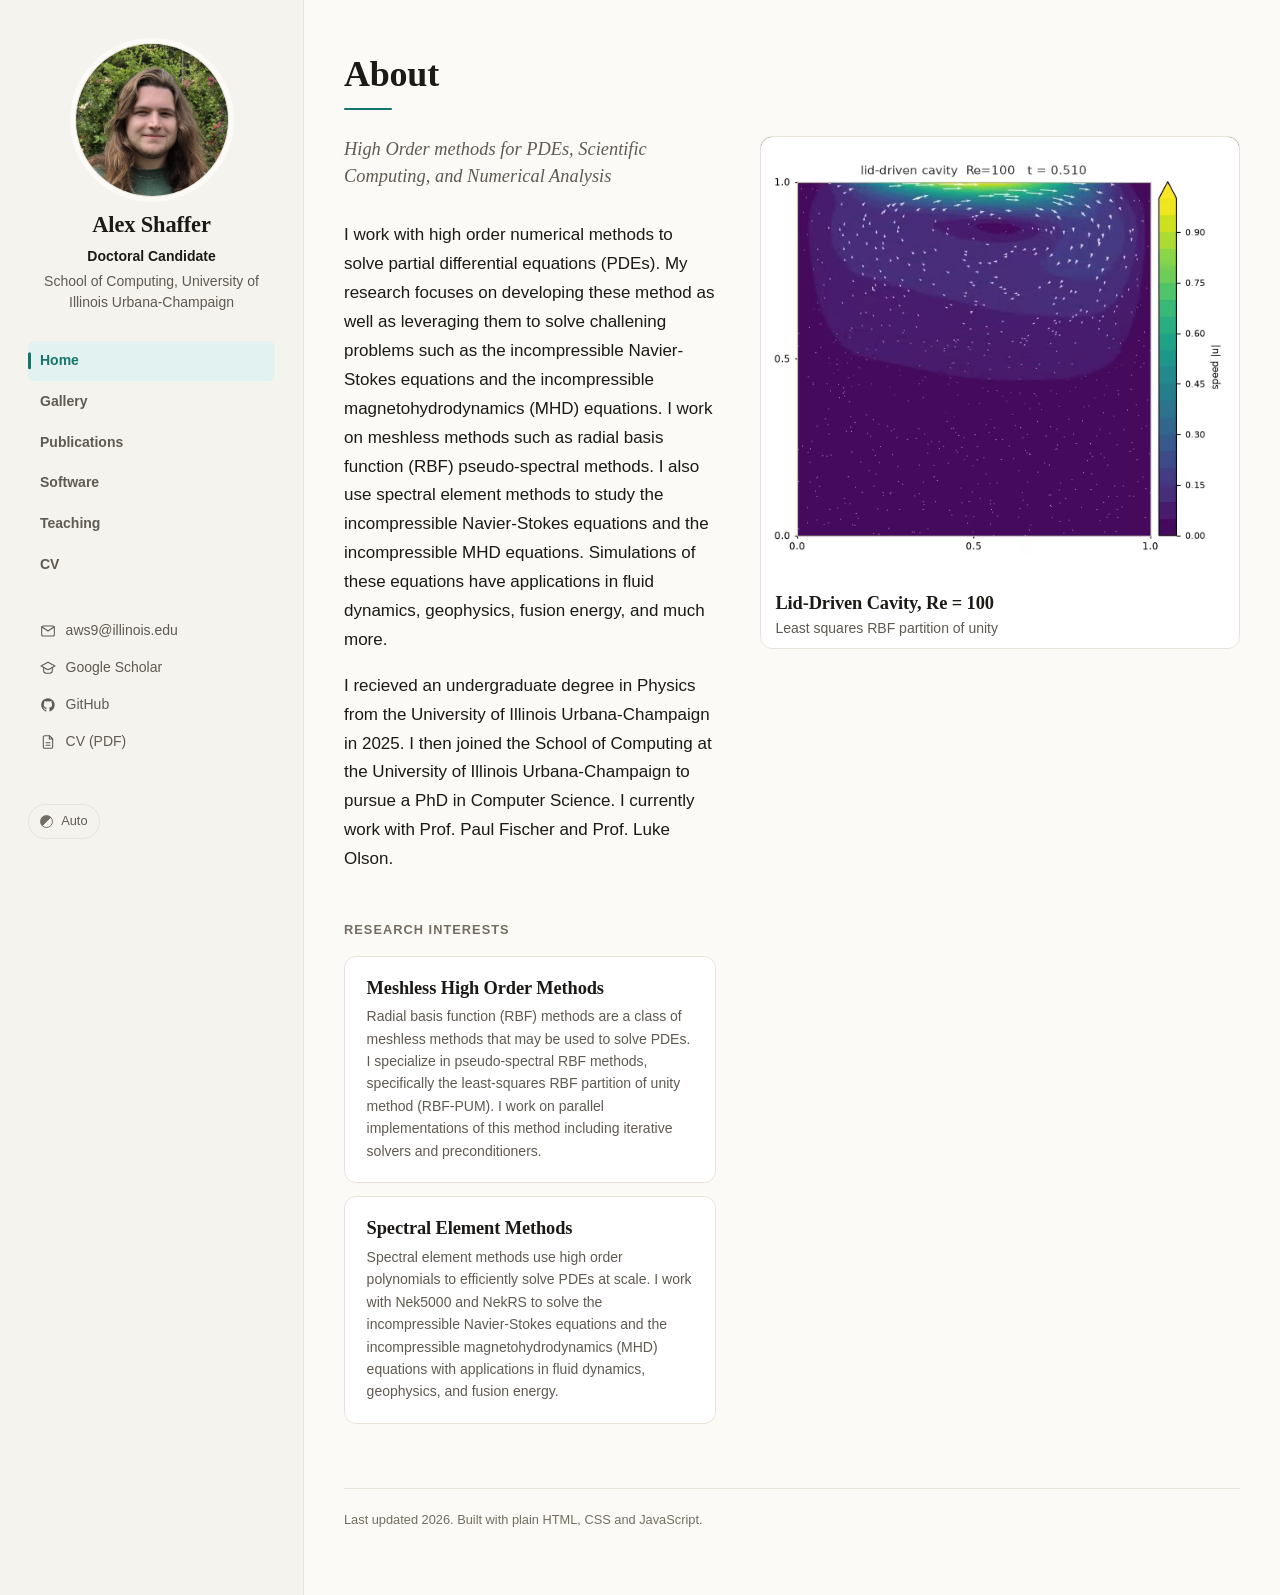
<file: index.html>
<!DOCTYPE html>
<html lang="en">
<head>
<meta charset="utf-8">
<meta name="viewport" content="width=device-width, initial-scale=1">

<!-- ===== EDIT THESE THREE LINES when you fill in your real details ===== -->
<title>Your Name</title>
<meta name="description" content="Personal academic website of Your Name, Placeholder Position at Placeholder University.">
<meta name="author" content="Your Name">
<!-- ==================================================================== -->

<meta property="og:type" content="profile">
<meta property="og:title" content="Your Name">
<meta property="og:description" content="Personal academic website of Your Name, Placeholder Position at Placeholder University.">
<meta name="twitter:card" content="summary">
<meta name="color-scheme" content="light dark">

<link rel="icon" href="data:image/svg+xml,<svg xmlns='http://www.w3.org/2000/svg' viewBox='0 0 100 100'><rect width='100' height='100' rx='20' fill='%232f6fed'/><text x='50' y='70' font-size='58' font-family='Georgia,serif' fill='white' text-anchor='middle'>A</text></svg>">
<link rel="stylesheet" href="assets/css/style.css">

<!-- Applied before first paint so a dark-mode reload doesn't flash white. -->
<script>
  try {
    var t = localStorage.getItem("theme");
    if (t === "light" || t === "dark") document.documentElement.dataset.theme = t;
  } catch (e) {}
</script>

<script type="application/ld+json">
{
  "@context": "https://schema.org",
  "@type": "Person",
  "name": "Your Name",
  "jobTitle": "Placeholder Position",
  "affiliation": { "@type": "Organization", "name": "Placeholder University" }
}
</script>
</head>

<body>

<!--
  ============================================================================
  You should not need to edit this file to change content — all of it comes
  from the files in content/. The only reason to touch index.html is to ADD or
  REMOVE A TAB, which means adding or removing one <section data-route="...">
  block below (and the matching line in content/site.js). See README.md.
  ============================================================================
-->

<a class="skip-link" href="#main">Skip to content</a>

<noscript>
  <div class="noscript-note">
    <h1>Your Name</h1>
    <p>Placeholder Position, Department of Placeholder, Placeholder University.</p>
    <p>This site needs JavaScript to display its content.
       You can reach me at <a href="mailto:you@example.edu">you@example.edu</a>.</p>
  </div>
</noscript>

<div class="layout">

  <!-- ===================== Sidebar (filled by JS) ===================== -->
  <header class="sidebar" id="sidebar">
    <div class="sidebar-inner">

      <div class="identity">
        <img class="avatar" id="avatar" alt="" width="160" height="160">
        <h1 class="identity-name" id="identity-name"></h1>
        <p class="identity-title" id="identity-title"></p>
        <p class="identity-affil" id="identity-affil"></p>
      </div>

      <nav class="nav" id="nav" aria-label="Sections"></nav>

      <ul class="links" id="links"></ul>

      <div class="sidebar-foot">
        <button class="theme-toggle" id="theme-toggle" type="button"
                aria-label="Switch colour theme">
          <span class="theme-toggle-icon" aria-hidden="true"></span>
          <span class="theme-toggle-label" id="theme-toggle-label">Auto</span>
        </button>
      </div>

    </div>
  </header>

  <!-- ===================== Content panels ===================== -->
  <main class="content" id="main">

    <!-- To add a tab, copy one of these blocks, change data-route, and add a
         matching { route, label } line to `nav` in content/site.js. -->

    <section class="panel" data-route="home" tabindex="-1" aria-labelledby="home-h">
      <h2 class="panel-title" id="home-h">About</h2>
      <div id="home-body"></div>
    </section>

    <section class="panel" data-route="gallery" tabindex="-1" aria-labelledby="gallery-h">
      <h2 class="panel-title" id="gallery-h">Gallery</h2>
      <div id="gallery-body"></div>
    </section>

    <section class="panel" data-route="publications" tabindex="-1" aria-labelledby="pubs-h">
      <h2 class="panel-title" id="pubs-h">Publications</h2>
      <div id="pubs-body"></div>
    </section>

    <section class="panel" data-route="software" tabindex="-1" aria-labelledby="soft-h">
      <h2 class="panel-title" id="soft-h">Software</h2>
      <div id="software-body"></div>
    </section>

    <section class="panel" data-route="teaching" tabindex="-1" aria-labelledby="teach-h">
      <h2 class="panel-title" id="teach-h">Teaching</h2>
      <div id="teaching-body"></div>
    </section>

    <section class="panel" data-route="cv" tabindex="-1" aria-labelledby="cv-h">
      <h2 class="panel-title" id="cv-h">Curriculum Vitae</h2>
      <div id="cv-body"></div>
    </section>

    <footer class="site-foot" id="site-foot"></footer>

  </main>

</div>

<!-- Content first, then code. -->
<script src="content/site.js"></script>
<script src="content/software.js"></script>
<script src="content/teaching.js"></script>
<script src="content/cv.js"></script>
<script src="content/media.js"></script>

<!-- render.js must come before media.js — media.js borrows its helpers. -->
<script src="assets/js/bibtex.js"></script>
<script src="assets/js/render.js"></script>
<script src="assets/js/media.js"></script>
<script src="assets/js/app.js"></script>

</body>
</html>
</file>
<file: assets/css/style.css>
/* ============================================================================
   style.css

   Organised as:
     1. Design tokens (colours, spacing, type) — change the palette here
     2. Reset & base
     3. Layout: sidebar + content
     4. Sidebar pieces
     5. Panels & shared bits (buttons, prose, cards)
     6. Home / Publications / Software / Teaching / CV
     7. Responsive
     8. Print
     9. Standalone pages (404, noscript)

   To restyle the whole site, you mostly only need section 1.
   ========================================================================== */


/* == 1. Design tokens ====================================================== */

:root {
  /* Accent — the one colour that carries the site. Drawn from the viridis
     colormap so it sits with the simulation clips rather than fighting them.
     These exact values are chosen for contrast: #15756e is 5.29:1 on --bg,
     which normal body text needs. Lightening it will fail WCAG AA. */
  --accent:        #15756e;
  --accent-soft:   #e2f2f0;
  --accent-ink:    #0f5a55;

  /* Surfaces. --bg-raised must stay distinct from --bg or cards stop reading
     as raised and the shadows do nothing. */
  --bg:            #fbfaf7;
  --bg-sunken:     #f3f1ec;
  --bg-raised:     #ffffff;
  --sidebar-bg:    #f5f3ee;

  /* Text. --ink-faint is deliberately darker than it looks like it should be:
     the obvious warm grey (#8a847a) is only 3.55:1 on --bg and this token is
     used for captions and metadata. */
  --ink:           #1c1a17;
  --ink-muted:     #5f5a52;
  --ink-faint:     #736d63;

  /* Lines */
  --line:          #e7e3da;
  --line-strong:   #d3cdc0;

  /* Effects */
  --shadow-sm:     0 1px 2px rgba(60, 50, 35, .06);
  --shadow-md:     0 4px 18px -5px rgba(60, 50, 35, .16);
  --radius:        12px;
  --radius-sm:     6px;

  /* Type */
  --font: -apple-system, BlinkMacSystemFont, "Segoe UI", Roboto, "Helvetica Neue",
          Arial, "Noto Sans", sans-serif;
  --font-serif: ui-serif, Georgia, "Iowan Old Style", "Palatino Linotype",
                "Book Antiqua", Palatino, "Times New Roman", serif;
  --font-mono: ui-monospace, SFMono-Regular, "SF Mono", Menlo, Consolas,
               "Liberation Mono", monospace;

  /* A ~1.2 modular scale. Use these, not ad-hoc rem values — the previous
     stylesheet had 15+ sizes with 12 of them between .78 and 1.0rem, which
     is why nothing had any hierarchy. */
  --t-xs:          .8rem;       /* pills, smallest metadata */
  --t-sm:          .875rem;     /* captions, buttons, chips, supporting text */
  --t-base:        1.0625rem;   /* body — 17px */
  --t-md:          1.15rem;     /* card and interest headings */
  --t-lg:          1.4rem;      /* sidebar name, gallery titles */
  --t-xl:          1.75rem;
  --t-2xl:         2.25rem;     /* panel titles */

  /* Metrics */
  --sidebar-w:     19rem;
  --pad:           2.5rem;

  /* Two content widths, because prose and grids want different things.
     --measure keeps running text at a readable line length; --wide lets
     grids, media and the CV preview use the screen they're given. */
  --measure:       42rem;
  --wide:          82rem;
  --rail-w:        26rem;   /* floor; the rail grows to --rail-max if there's room */
  --rail-max:      30rem;
}

/* Dark palette. Defined twice: once for the OS preference (unless the user has
   explicitly chosen light), once for the explicit toggle. */
@media (prefers-color-scheme: dark) {
  :root:not([data-theme="light"]) {
    --accent:      #5fcfc0;
    --accent-soft: #123330;
    --accent-ink:  #8fded2;

    --bg:          #10131a;
    --bg-sunken:   #161a23;
    --bg-raised:   #171b24;
    --sidebar-bg:  #0c0f15;

    --ink:         #e6e9ef;
    --ink-muted:   #a2abba;
    --ink-faint:   #798394;

    --line:        #242a36;
    --line-strong: #333b4a;

    --shadow-sm:   0 1px 2px rgba(0, 0, 0, .4);
    --shadow-md:   0 4px 16px -4px rgba(0, 0, 0, .5);
  }
}

:root[data-theme="dark"] {
  --accent:      #5fcfc0;
  --accent-soft: #123330;
  --accent-ink:  #8fded2;

  --bg:          #10131a;
  --bg-sunken:   #161a23;
  --bg-raised:   #171b24;
  --sidebar-bg:  #0c0f15;

  --ink:         #e6e9ef;
  --ink-muted:   #a2abba;
  --ink-faint:   #798394;

  --line:        #242a36;
  --line-strong: #333b4a;

  --shadow-sm:   0 1px 2px rgba(0, 0, 0, .4);
  --shadow-md:   0 4px 16px -4px rgba(0, 0, 0, .5);
}


/* == 2. Reset & base ======================================================= */

*, *::before, *::after { box-sizing: border-box; }

html { -webkit-text-size-adjust: 100%; }

body {
  margin: 0;
  background: var(--bg);
  color: var(--ink);
  font-family: var(--font);
  font-size: var(--t-base);
  line-height: 1.7;
  -webkit-font-smoothing: antialiased;
}

h1, h2, h3, h4 { line-height: 1.25; margin: 0; font-weight: 600; letter-spacing: -.01em; }
/* Serif headings against a sans body. Georgia and friends are on every
   platform, so this costs nothing to download. */
.panel-title, .identity-name, .interest h3, .gallery-title,
.rail-title, .course h3, .pub-title, .notfound h1 {
  font-family: var(--font-serif);
  font-weight: 600;
  letter-spacing: -.006em;
}
/* Georgia defaults to old-style figures, which makes columns of years
   ragged. Anywhere numerals line up, force lining + tabular. */
.pub-year, .news time, .course-term, .rail-caption {
  font-variant-numeric: lining-nums tabular-nums;
}
p { margin: 0 0 1em; }
ul, ol { margin: 0 0 1em; padding-left: 1.25em; }
img { max-width: 100%; height: auto; display: block; }

a { color: var(--accent); text-decoration: none; }
a:hover { text-decoration: underline; text-underline-offset: 2px; }

:focus-visible {
  outline: 2px solid var(--accent);
  outline-offset: 2px;
  border-radius: 3px;
}

code, pre { font-family: var(--font-mono); font-size: .875em; }

.skip-link {
  position: absolute; left: -9999px; top: 0;
  background: var(--accent); color: #fff;
  padding: .6rem 1rem; z-index: 100; border-radius: 0 0 var(--radius-sm) 0;
}
.skip-link:focus { left: 0; }


/* == 3. Layout ============================================================= */

.layout {
  display: grid;
  grid-template-columns: var(--sidebar-w) minmax(0, 1fr);
  min-height: 100vh;
}

.sidebar {
  background: var(--sidebar-bg);
  border-right: 1px solid var(--line);
}

.sidebar-inner {
  position: sticky;
  top: 0;
  max-height: 100vh;
  overflow-y: auto;
  padding: 2.75rem 1.75rem 1.5rem;
  display: flex;
  flex-direction: column;
  gap: 1.75rem;
}

.content {
  padding: 3.25rem var(--pad) 4rem;
  min-width: 0;
}
/* Panels are wide by default and rein themselves in per-content-type below. */
.content > .panel,
.site-foot { max-width: var(--wide); }

/* Citations read better narrow, and Alex asked for this tab to stay put. */
.panel[data-route="publications"] { max-width: 48rem; }

/* Running text keeps a readable measure regardless of the panel width. */
.lede,
.prose,
.cv-note,
.course-blurb,
.gallery-desc { max-width: var(--measure); }


/* == 4. Sidebar ============================================================ */

.identity { text-align: center; }

.avatar {
  width: 9.5rem; height: 9.5rem;
  border-radius: 50%;
  object-fit: cover;
  margin: 0 auto .95rem;
  background: var(--bg-sunken);
  border: 0;
  box-shadow: 0 0 0 1px var(--line), 0 0 0 6px var(--bg), var(--shadow-sm);
}

.identity-name {
  font-size: var(--t-lg);
  margin-bottom: .35rem;
}
.identity-title {
  margin: 0;
  font-size: var(--t-sm);
  font-weight: 600;
  color: var(--ink);
}
.identity-affil {
  margin: .15rem 0 0;
  font-size: var(--t-sm);
  color: var(--ink-muted);
  line-height: 1.5;
}

/* -- nav -- */
.nav { display: flex; flex-direction: column; gap: 1px; }

.nav a {
  position: relative;
  display: block;
  padding: .5rem .75rem;
  border-radius: var(--radius-sm);
  color: var(--ink-muted);
  font-size: var(--t-sm);
  font-weight: 600;
  text-decoration: none;
  transition: background .16s ease, color .16s ease;
}
.nav a::before {
  content: "";
  position: absolute;
  left: 0; top: 50%;
  width: 3px; height: 0;
  border-radius: 3px;
  background: var(--accent);
  transform: translateY(-50%);
  transition: height .2s cubic-bezier(.2, .8, .3, 1);
}
.nav a:hover { background: var(--bg-sunken); color: var(--ink); text-decoration: none; }
.nav a[aria-current="page"] { color: var(--accent); background: var(--accent-soft); }
.nav a[aria-current="page"]::before { height: 1.1rem; }

/* -- links -- */
.links { list-style: none; margin: 0; padding: 0; display: flex; flex-direction: column; gap: 1px; }

.links li { display: flex; align-items: center; min-width: 0; }

.links a {
  display: flex;
  align-items: center;
  gap: .6rem;
  min-width: 0;
  flex: 1;
  padding: .38rem .75rem;
  border-radius: var(--radius-sm);
  color: var(--ink-muted);
  font-size: var(--t-sm);
  transition: background .16s ease, color .16s ease;
}
.links a:hover { background: var(--bg-sunken); color: var(--ink); text-decoration: none; }
.links a span { overflow: hidden; text-overflow: ellipsis; white-space: nowrap; }
.links svg { width: 16px; height: 16px; flex: none; stroke-width: 1.6; }

/* Copy-to-clipboard button beside a mailto: link. */
.copy-btn {
  display: inline-flex;
  align-items: center;
  justify-content: center;
  flex: none;
  width: 1.75rem;
  height: 1.75rem;
  padding: 0;
  border: 0;
  border-radius: var(--radius-sm);
  background: transparent;
  color: var(--ink-faint);
  cursor: pointer;
  opacity: 0;
  transition: opacity .16s ease, background .16s ease, color .16s ease;
}
.copy-btn svg { width: 14px; height: 14px; }
.links li:hover .copy-btn,
.copy-btn:focus-visible { opacity: 1; }
.copy-btn:hover { background: var(--bg-sunken); color: var(--ink); }
.copy-btn.copied { opacity: 1; color: var(--accent); }

/* No hover on touch devices, so keep it permanently visible there. */
@media (hover: none) {
  .copy-btn { opacity: 1; }
}

.sidebar-foot { margin-top: auto; padding-top: 1rem; }

.theme-toggle {
  display: inline-flex;
  align-items: center;
  gap: .5rem;
  padding: .35rem .7rem;
  font: inherit;
  font-size: var(--t-xs);
  color: var(--ink-muted);
  background: transparent;
  border: 1px solid var(--line);
  border-radius: 999px;
  cursor: pointer;
  transition: border-color .16s ease, color .16s ease;
}
.theme-toggle:hover { border-color: var(--line-strong); color: var(--ink); }
.theme-toggle-icon {
  width: 13px; height: 13px; border-radius: 50%;
  background: linear-gradient(135deg, var(--ink-faint) 0 50%, transparent 50% 100%);
  border: 1.5px solid var(--ink-faint);
}


/* == 5. Panels & shared bits =============================================== */

.panel { display: none; }
.panel.is-active { display: block; animation: panel-in .3s cubic-bezier(.2, .7, .3, 1) both; }

@keyframes panel-in {
  from { opacity: 0; transform: translateY(8px); }
  to   { opacity: 1; transform: none; }
}

.panel-title {
  font-size: var(--t-2xl);
  margin-bottom: 1.6rem;
}
/* A short accent rule gives each tab a clear entry point. */
.panel-title::after {
  content: "";
  display: block;
  width: 3rem;
  height: 2px;
  margin-top: .7rem;
  border-radius: 2px;
  background: var(--accent);
}

.section-head {
  font-size: var(--t-xs);
  font-weight: 600;
  text-transform: uppercase;
  letter-spacing: .08em;
  color: var(--ink-faint);
  margin: 3rem 0 1.1rem;
}

.prose p:last-child { margin-bottom: 0; }

.btn {
  display: inline-flex;
  align-items: center;
  gap: .4rem;
  padding: .32rem .7rem;
  font-size: var(--t-sm);
  font-weight: 500;
  color: var(--ink-muted);
  background: var(--bg-raised);
  border: 1px solid var(--line);
  border-radius: var(--radius-sm);
  cursor: pointer;
  font-family: inherit;
  transition: border-color .16s ease, color .16s ease, background .16s ease;
}
.btn:hover {
  color: var(--accent);
  border-color: var(--accent);
  background: var(--accent-soft);
  text-decoration: none;
}

.pill {
  display: inline-block;
  padding: .1rem .5rem;
  font-size: var(--t-xs);
  font-weight: 600;
  letter-spacing: .02em;
  border-radius: 999px;
  background: var(--bg-sunken);
  color: var(--ink-muted);
  border: 1px solid var(--line);
}
.pill-accent { background: var(--accent-soft); color: var(--accent-ink); border-color: transparent; }

.empty, .error {
  padding: 1rem 1.15rem;
  border-radius: var(--radius);
  background: var(--bg-sunken);
  color: var(--ink-muted);
  font-size: var(--t-sm);
  border: 1px solid var(--line);
}
.error { border-left: 3px solid #d9534f; }
.error code {
  background: var(--bg);
  padding: .1rem .35rem;
  border-radius: 4px;
  border: 1px solid var(--line);
}

.site-foot {
  margin-top: 4rem;
  padding-top: 1.25rem;
  border-top: 1px solid var(--line);
  font-size: var(--t-xs);
  color: var(--ink-faint);
}


/* == 6a. Home ============================================================== */

.lede {
  font-family: var(--font-serif);
  font-size: var(--t-md);
  font-style: italic;
  line-height: 1.5;
  color: var(--ink-muted);
  margin-bottom: 1.9rem;
}

.interests {
  display: grid;
  grid-template-columns: repeat(auto-fit, minmax(15rem, 1fr));
  gap: .85rem;
}
.interest {
  padding: 1.25rem 1.35rem;
  background: var(--bg-raised);
  border: 1px solid var(--line);
  border-radius: var(--radius);
  transition: border-color .18s ease, transform .18s ease, box-shadow .18s ease;
}
.interest:hover {
  border-color: var(--line-strong);
  transform: translateY(-2px);
  box-shadow: var(--shadow-md);
}
.interest h3 { font-size: var(--t-md); margin-bottom: .35rem; }
.interest p { margin: 0; font-size: var(--t-sm); color: var(--ink-muted); line-height: 1.6; }

.news { list-style: none; margin: 0; padding: 0; }
.news li {
  display: grid;
  grid-template-columns: 5.5rem 1fr;
  gap: .75rem;
  padding: .6rem 0;
  font-size: var(--t-sm);
  border-bottom: 1px solid var(--line);
}
.news li:last-child { border-bottom: 0; }
.news time { color: var(--ink-faint); font-size: var(--t-xs); padding-top: .18rem; }


/* == 6a-ii. Home layout + simulation rail ================================== */

.home-grid {
  display: grid;
  grid-template-columns: minmax(0, 1fr) minmax(var(--rail-w), var(--rail-max));
  gap: 2.75rem;
  align-items: start;
}
.home-main { min-width: 0; max-width: 52rem; }

.home-rail {
  position: sticky;
  top: 2rem;
  min-width: 0;
}

.rail-card {
  border: 1px solid var(--line);
  border-radius: var(--radius);
  background: var(--bg-raised);
  overflow: hidden;
}
/* The rail is sticky, so the card must never be taller than the viewport.
   A very tall clip letterboxes inside the frame rather than overflowing. */
.rail-card .media-frame { max-height: 62vh; }

.rail-meta { padding: .8rem .9rem .55rem; }
.rail-title { font-size: var(--t-md); margin-bottom: .2rem; }
.rail-caption { font-size: var(--t-sm); color: var(--ink-muted); margin: 0; line-height: 1.5; }


/* -- the media element itself (shared by rail, gallery and lightbox) ------ */

/* Per-item `aspect` in content/media.js overrides the default, so a square
   simulation gets a square frame instead of wasted letterboxing. */
.media-frame {
  position: relative;
  aspect-ratio: var(--frame-aspect, 16 / 9);
  background: #0b1220;
  overflow: hidden;
}
.media-el {
  display: block;
  width: 100%;
  height: 100%;
  /* contain, never cover: cropping a simulation throws away data. */
  object-fit: contain;
}

.media-expand {
  position: absolute;
  right: .5rem;
  bottom: .5rem;
  display: inline-flex;
  align-items: center;
  justify-content: center;
  width: 2rem;
  height: 2rem;
  padding: 0;
  border: 0;
  border-radius: var(--radius-sm);
  background: rgba(9, 14, 26, .62);
  color: #fff;
  cursor: pointer;
  opacity: 0;
  transition: opacity .16s ease, background .16s ease;
}
.media-expand svg { width: 15px; height: 15px; stroke-width: 1.8; }
.media-frame:hover .media-expand,
.media-expand:focus-visible { opacity: 1; }
.media-expand:hover { background: rgba(9, 14, 26, .85); }
@media (hover: none) { .media-expand { opacity: 1; } }


/* -- thumbnail strip ------------------------------------------------------ */

.thumbs {
  display: flex;
  gap: .4rem;
  padding: 0 .9rem .9rem;
  overflow-x: auto;
  scrollbar-width: thin;
}
.thumb {
  flex: none;
  width: 4.25rem;
  aspect-ratio: 16 / 9;
  padding: 0;
  border: 1px solid var(--line);
  border-radius: var(--radius-sm);
  background: #0b1220;
  overflow: hidden;
  cursor: pointer;
  opacity: .55;
  transition: opacity .16s ease, border-color .16s ease;
}
.thumb img { width: 100%; height: 100%; object-fit: cover; }
.thumb:hover { opacity: .85; }
.thumb[aria-selected="true"] { opacity: 1; border-color: var(--accent); }
.thumb-fallback {
  display: flex; align-items: center; justify-content: center;
  width: 100%; height: 100%; color: var(--ink-faint);
}
.thumb-fallback svg { width: 14px; height: 14px; }


/* == 6a-iii. Gallery tab =================================================== */

.gallery {
  display: grid;
  grid-template-columns: repeat(auto-fill, minmax(24rem, 1fr));
  gap: 1.5rem;
}
.gallery-item {
  margin: 0;
  border: 1px solid var(--line);
  border-radius: var(--radius);
  background: var(--bg-raised);
  overflow: hidden;
  transition: border-color .18s ease, box-shadow .18s ease;
}
.gallery-item:hover { border-color: var(--line-strong); box-shadow: var(--shadow-md); }
.gallery-item figcaption { padding: .9rem 1.05rem 1.1rem; }
.gallery-title { font-size: var(--t-md); margin-bottom: .25rem; }
.gallery-caption {
  font-size: var(--t-xs);
  color: var(--ink-faint);
  margin: 0 0 .55rem;
  text-transform: uppercase;
  letter-spacing: .04em;
}
.gallery-desc { font-size: var(--t-sm); color: var(--ink-muted); margin: 0; line-height: 1.6; }


/* == 6a-iv. Lightbox ======================================================= */

body.has-lightbox { overflow: hidden; }

.lightbox {
  position: fixed;
  inset: 0;
  z-index: 200;
  display: flex;
  align-items: center;
  justify-content: center;
  padding: clamp(1rem, 4vw, 3rem);
}
.lightbox[hidden] { display: none; }

.lightbox-backdrop {
  position: absolute;
  inset: 0;
  background: rgba(6, 9, 16, .82);
  backdrop-filter: blur(3px);
  animation: fade-in .18s ease both;
}
@keyframes fade-in { from { opacity: 0; } to { opacity: 1; } }

.lightbox-panel {
  position: relative;
  width: min(72rem, 100%);
  max-height: 100%;
  overflow: auto;
  animation: panel-in .22s cubic-bezier(.2, .7, .3, 1) both;
}
.lightbox-body {
  border-radius: var(--radius);
  overflow: hidden;
  background: #0b1220;
}
.lightbox-body .media-el {
  width: 100%;
  height: auto;
  max-height: 78vh;
  object-fit: contain;
}
.lightbox-caption {
  margin: .75rem 0 0;
  color: #e7ebf2;
  font-size: var(--t-sm);
  text-align: center;
}
.lightbox-close {
  position: absolute;
  top: -.25rem;
  right: 0;
  transform: translateY(-100%);
  display: inline-flex;
  align-items: center;
  justify-content: center;
  width: 2.25rem;
  height: 2.25rem;
  padding: 0;
  border: 0;
  border-radius: var(--radius-sm);
  background: rgba(255, 255, 255, .12);
  color: #fff;
  cursor: pointer;
}
.lightbox-close:hover { background: rgba(255, 255, 255, .24); }
.lightbox-close svg { width: 17px; height: 17px; stroke-width: 1.9; }


/* == 6b. Publications ====================================================== */

.pub-toolbar {
  display: flex;
  flex-wrap: wrap;
  align-items: center;
  gap: .6rem;
  margin-bottom: 1.5rem;
}

.pub-search {
  flex: 1 1 13rem;
  min-width: 0;
  padding: .5rem .8rem;
  font: inherit;
  font-size: var(--t-sm);
  color: var(--ink);
  background: var(--bg-raised);
  border: 1px solid var(--line);
  border-radius: var(--radius-sm);
  transition: border-color .16s ease;
}
.pub-search::placeholder { color: var(--ink-faint); }
.pub-search:focus { border-color: var(--accent); outline: none; box-shadow: 0 0 0 3px var(--accent-soft); }

.chips { display: flex; flex-wrap: wrap; gap: .35rem; }
.chip {
  padding: .3rem .65rem;
  font: inherit;
  font-size: var(--t-xs);
  font-weight: 500;
  color: var(--ink-muted);
  background: var(--bg-raised);
  border: 1px solid var(--line);
  border-radius: 999px;
  cursor: pointer;
  transition: all .16s ease;
}
.chip:hover { border-color: var(--line-strong); color: var(--ink); }
.chip[aria-pressed="true"] {
  background: var(--accent);
  border-color: var(--accent);
  color: #fff;
}
.chip .count { opacity: .65; font-variant-numeric: tabular-nums; }

.pub-year {
  display: flex;
  align-items: center;
  gap: .85rem;
  font-size: var(--t-sm);
  font-weight: 600;
  text-transform: uppercase;
  letter-spacing: .08em;
  color: var(--ink-faint);
  margin: 2.25rem 0 .9rem;
}
.pub-year::after {
  content: "";
  flex: 1;
  height: 1px;
  background: var(--line);
}
.pub-list > .pub-year:first-child { margin-top: 0; }

.pub {
  padding: .9rem 0 .9rem 1rem;
  border-left: 2px solid var(--line);
  margin-bottom: .1rem;
  transition: border-color .18s ease;
}
.pub:hover { border-left-color: var(--accent); }

.pub-title { font-size: var(--t-md); margin-bottom: .25rem; line-height: 1.35; }
.pub-authors { font-size: var(--t-sm); color: var(--ink-muted); margin-bottom: .12rem; }
.pub-authors .me { color: var(--ink); font-weight: 600; }
.pub-venue { font-size: var(--t-sm); color: var(--ink-faint); }
.pub-venue em { font-style: italic; color: var(--ink-muted); }

.pub-actions { display: flex; flex-wrap: wrap; gap: .35rem; margin-top: .55rem; }

.pub-award {
  display: inline-block;
  margin-top: .4rem;
  font-size: var(--t-xs);
  font-weight: 600;
  color: var(--accent-ink);
  background: var(--accent-soft);
  padding: .1rem .5rem;
  border-radius: 999px;
}

.pub-abstract { margin-top: .55rem; }
.pub-abstract summary {
  font-size: var(--t-sm);
  color: var(--ink-muted);
  cursor: pointer;
  width: fit-content;
  list-style: none;
}
.pub-abstract summary::-webkit-details-marker { display: none; }
.pub-abstract summary::before { content: "▸ "; }
.pub-abstract[open] summary::before { content: "▾ "; }
.pub-abstract summary:hover { color: var(--accent); }
.pub-abstract p {
  margin: .5rem 0 0;
  font-size: var(--t-sm);
  color: var(--ink-muted);
  padding-left: .9rem;
  border-left: 2px solid var(--line);
}

.bib-box {
  margin-top: .55rem;
  padding: .75rem .85rem;
  background: var(--bg-sunken);
  border: 1px solid var(--line);
  border-radius: var(--radius-sm);
  font-size: var(--t-xs);
  line-height: 1.55;
  white-space: pre;
  overflow-x: auto;
  color: var(--ink-muted);
}


/* == 6c. Software ========================================================== */

.cards {
  display: grid;
  grid-template-columns: repeat(auto-fill, minmax(24rem, 1fr));
  gap: .85rem;
  align-items: start;
}

.card {
  padding: 1.35rem 1.5rem;
  background: var(--bg-raised);
  border: 1px solid var(--line);
  border-radius: var(--radius);
  transition: border-color .18s ease, box-shadow .18s ease;
}
.card:hover { border-color: var(--line-strong); box-shadow: var(--shadow-md); }

.card-head {
  display: flex;
  align-items: center;
  flex-wrap: wrap;
  gap: .6rem;
  margin-bottom: .4rem;
}
.card-head h3 { font-size: var(--t-md); font-family: var(--font-mono); font-weight: 600; letter-spacing: -.02em; }
.card p { margin: 0 0 .8rem; font-size: var(--t-sm); color: var(--ink-muted); line-height: 1.6; }

.tags { display: flex; flex-wrap: wrap; gap: .3rem; margin-bottom: .7rem; }

.card-code {
  display: block;
  padding: .5rem .7rem;
  margin-bottom: .75rem;
  background: var(--bg-sunken);
  border: 1px solid var(--line);
  border-radius: var(--radius-sm);
  color: var(--ink-muted);
  overflow-x: auto;
  white-space: pre;
}

.card-actions { display: flex; flex-wrap: wrap; gap: .35rem; }


/* == 6d. Teaching ========================================================== */

.course {
  padding: .9rem 0;
  border-bottom: 1px solid var(--line);
}
.course:last-child { border-bottom: 0; }
.course-head {
  display: flex;
  justify-content: space-between;
  align-items: baseline;
  gap: 1rem;
  flex-wrap: wrap;
}
.course h3 { font-size: var(--t-md); }
.course-term { font-size: var(--t-xs); color: var(--ink-faint); white-space: nowrap; }
.course-where { font-size: var(--t-sm); color: var(--ink-muted); margin: .12rem 0 0; }
.course-blurb { font-size: var(--t-sm); color: var(--ink-muted); margin: .4rem 0 0; }
.course-actions { display: flex; flex-wrap: wrap; gap: .35rem; margin-top: .5rem; }


/* == 6e. CV ================================================================ */

.cv-note { color: var(--ink-muted); margin-bottom: 1.15rem; }

.cv-actions {
  display: flex;
  flex-wrap: wrap;
  align-items: center;
  gap: .5rem;
  margin-bottom: 1.5rem;
}
.cv-updated { font-size: var(--t-xs); color: var(--ink-faint); margin-left: .25rem; }

/* The primary action gets the accent treatment. */
.btn-lead {
  color: #fff;
  background: var(--accent);
  border-color: var(--accent);
  padding: .5rem 1rem;
  font-size: var(--t-sm);
}
.btn-lead:hover { color: #fff; background: var(--accent-ink); border-color: var(--accent-ink); }
.btn-lead svg { width: 15px; height: 15px; stroke-width: 1.8; }

.cv-frame-wrap {
  border: 1px solid var(--line);
  border-radius: var(--radius);
  overflow: hidden;
  background: var(--bg-sunken);
}
.cv-frame {
  display: block;
  width: 100%;
  height: min(78vh, 900px);
  border: 0;
}
.cv-small { font-size: var(--t-xs); color: var(--ink-faint); margin: .6rem 0 0; display: none; }


/* == 7. Responsive ========================================================= */

/* Below this the rail can't hold a usable clip beside the text, so the Home
   grid folds to one column and the clips sit under the bio. */
@media (max-width: 1240px) {
  .home-grid { grid-template-columns: minmax(0, 1fr); gap: 2rem; }
  .home-rail { position: static; max-width: 38rem; }
  .rail-card { display: grid; grid-template-columns: minmax(0, 1fr); }
  /* Not sticky any more, so it can use its natural height. */
  .rail-card .media-frame { max-height: none; }
}

@media (max-width: 900px) {
  :root { --pad: 1.5rem; }

  .layout { grid-template-columns: 1fr; }

  .sidebar { border-right: 0; border-bottom: 1px solid var(--line); }
  .sidebar-inner {
    position: static;
    max-height: none;
    overflow: visible;
    padding: 2rem 1.5rem 0;
    gap: 1.25rem;
  }

  /* Identity becomes a compact horizontal header. */
  .identity {
    display: grid;
    grid-template-columns: auto 1fr;
    grid-template-rows: auto auto auto;
    column-gap: 1rem;
    text-align: left;
    align-items: center;
  }
  .avatar {
    grid-row: 1 / 4;
    width: 5rem; height: 5rem;
    margin: 0;
    /* Tighter ring — 6px of breathing room crowds the compact header. */
    box-shadow: 0 0 0 1px var(--line), 0 0 0 3px var(--bg);
  }
  .identity-name { font-size: var(--t-md); align-self: end; margin-bottom: 0; }
  .identity-affil { font-size: var(--t-xs); align-self: start; }

  /* Nav becomes a sticky, horizontally scrollable tab strip. */
  .nav {
    position: sticky;
    top: 0;
    z-index: 10;
    flex-direction: row;
    gap: .25rem;
    overflow-x: auto;
    scrollbar-width: none;
    margin: 0 -1.5rem;
    padding: .5rem 1.5rem;
    background: var(--sidebar-bg);
    border-bottom: 1px solid var(--line);
  }
  .nav::-webkit-scrollbar { display: none; }
  .nav a { white-space: nowrap; padding: .4rem .8rem; }
  .nav a::before {
    top: auto; bottom: 0; left: .8rem; right: .8rem;
    width: auto; height: 2px;
    transform: none;
    transition: opacity .2s ease;
    opacity: 0;
  }
  .nav a[aria-current="page"]::before { height: 2px; opacity: 1; }

  .links { flex-direction: row; flex-wrap: wrap; gap: .2rem; }
  .links a { padding: .3rem .55rem; }

  .sidebar-foot { margin-top: 0; padding: 0 0 1.25rem; }

  .content { padding: 2rem var(--pad) 3rem; }
  .panel-title { font-size: var(--t-xl); }
}

/* Phone browsers render inline PDFs poorly, so show the buttons instead. */
@media (max-width: 700px) {
  .cv-frame-wrap { display: none; }
  .cv-small { display: block; }
}

@media (max-width: 560px) {
  .gallery { grid-template-columns: minmax(0, 1fr); }
  .cards { grid-template-columns: minmax(0, 1fr); }
  .lightbox-close { top: auto; bottom: -.25rem; transform: translateY(100%); }
  .news li { grid-template-columns: 1fr; gap: .15rem; }
  .news time { padding-top: 0; }
  .pub-toolbar { gap: .5rem; }
  .pub-search { flex-basis: 100%; }
}

@media (prefers-reduced-motion: reduce) {
  *, *::before, *::after {
    animation-duration: .001ms !important;
    animation-iteration-count: 1 !important;
    transition-duration: .001ms !important;
    scroll-behavior: auto !important;
  }
}


/* == 8. Print ============================================================== */

@media print {
  .sidebar, .pub-toolbar, .pub-actions, .card-actions, .course-actions,
  .cv-actions, .cv-frame-wrap, .cv-small, .site-foot, .skip-link,
  .media-expand, .thumbs, .lightbox { display: none !important; }

  .home-grid { display: block; }
  .gallery { grid-template-columns: 1fr 1fr; }
  .gallery-item { page-break-inside: avoid; }

  .layout { display: block; }
  .content { padding: 0; }
  .panel { display: block !important; animation: none; }
  .panel + .panel { page-break-before: always; }

  body { font-size: 11pt; color: #000; background: #fff; }  /* pt is correct for print */
  a { color: #000; text-decoration: none; }
  .card, .interest { border: 1px solid #ccc; box-shadow: none; }
  .course, .pub { page-break-inside: avoid; }
}


/* == 9. Standalone pages =================================================== */

.notfound {
  max-width: 32rem;
  margin: 18vh auto;
  padding: 0 1.5rem;
  text-align: center;
}
.notfound-code {
  font-size: 3.5rem;   /* display numeral, deliberately off-scale */
  font-weight: 700;
  color: var(--accent);
  margin: 0 0 .25rem;
  letter-spacing: -.03em;
}
.notfound h1 { font-size: var(--t-xl); margin-bottom: .5rem; }
.notfound p { color: var(--ink-muted); }

.noscript-note {
  max-width: 34rem;
  margin: 12vh auto;
  padding: 0 1.5rem;
}
</file>
